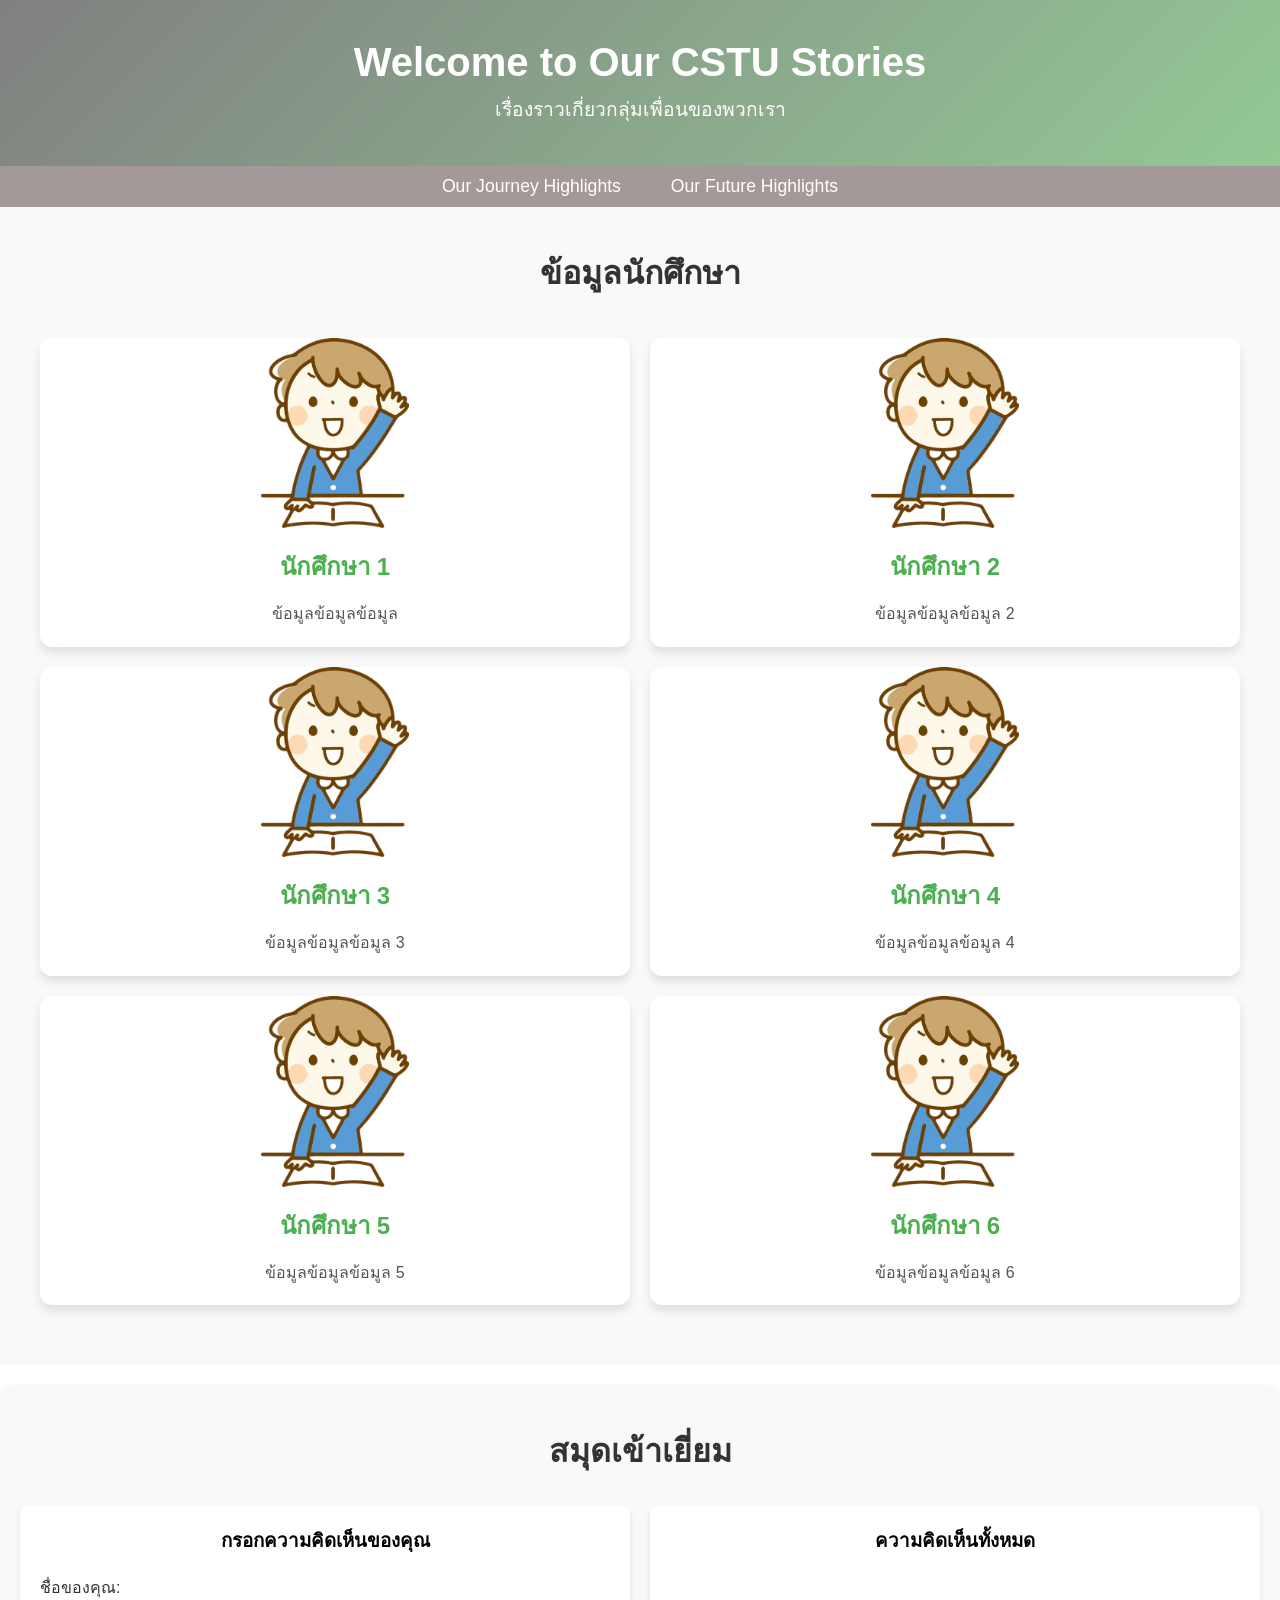
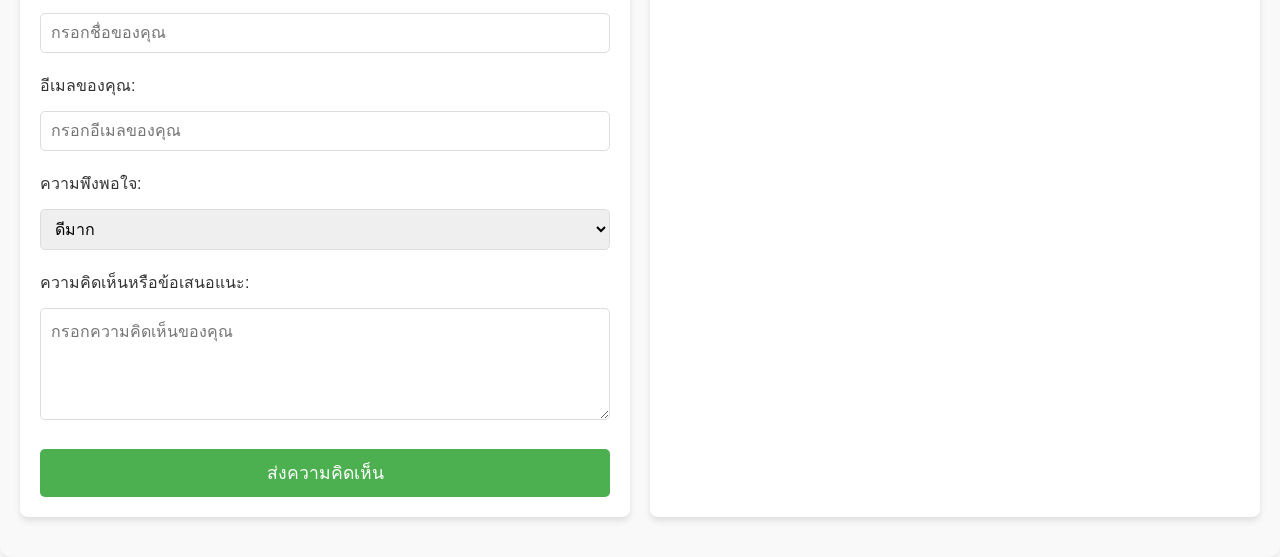
<file: index.html>
<!DOCTYPE html>
<html lang="th">
<head>
    <meta charset="UTF-8">
    <meta name="viewport" content="width=device-width, initial-scale=1.0">
    <title>Our CSTU Stories</title>
    <link rel="stylesheet" href="style.css">
    <script src="script.js" defer></script>
</head>
<body>
    <header>
        <div class="header-content">
            <h1>Welcome to Our CSTU Stories</h1>
            <p>เรื่องราวเกี่ยวกลุ่มเพื่อนของพวกเรา</p>
        </div>
    </header>

    <nav>
        <ul>
            <li><a href="journey.html">Our Journey Highlights</a></li>
            <li><a href="future.html">Our Future Highlights</a></li>
        </ul>
    </nav>

    <section class="students-info">
        <h2>ข้อมูลนักศึกษา</h2>
        <div class="students-container">
            <div class="student-card">
                <img src="pic/std.png" alt="Student 1">
                <h3>นักศึกษา 1</h3>
                <p>ข้อมูลข้อมูลข้อมูล</p>
            </div>
            <div class="student-card">
                <img src="pic/std.png" alt="Student 2">
                <h3>นักศึกษา 2</h3>
                <p>ข้อมูลข้อมูลข้อมูล 2</p>
            </div>
            <div class="student-card">
                <img src="pic/std.png" alt="Student 3">
                <h3>นักศึกษา 3</h3>
                <p>ข้อมูลข้อมูลข้อมูล 3</p>
            </div>
            <div class="student-card">
                <img src="pic/std.png" alt="Student 4">
                <h3>นักศึกษา 4</h3>
                <p>ข้อมูลข้อมูลข้อมูล 4</p>
            </div>
            <div class="student-card">
                <img src="pic/std.png" alt="Student 5">
                <h3>นักศึกษา 5</h3>
                <p>ข้อมูลข้อมูลข้อมูล 5</p>
            </div>
            <div class="student-card">
                <img src="pic/std.png" alt="Student 6">
                <h3>นักศึกษา 6</h3>
                <p>ข้อมูลข้อมูลข้อมูล 6</p>
            </div>
        </div>
    </section>
    <section class="guest-book">
        <h2>สมุดเข้าเยี่ยม</h2>
        <div class="guest-book-container">
            <div class="guest-form">
                <h3>กรอกความคิดเห็นของคุณ</h3>
                <form id="guestForm">
                    <div class="form-group">
                        <label for="name">ชื่อของคุณ:</label>
                        <input type="text" id="name" name="name" placeholder="กรอกชื่อของคุณ" required>
                    </div>
    
                    <div class="form-group">
                        <label for="email">อีเมลของคุณ:</label>
                        <input type="email" id="email" name="email" placeholder="กรอกอีเมลของคุณ" required>
                    </div>
    
                    <div class="form-group">
                        <label for="rating">ความพึงพอใจ:</label>
                        <select id="rating" name="rating">
                            <option value="ดีมาก">ดีมาก</option>
                            <option value="ดี">ดีมาก</option>
                            <option value="พอใช้">ดีมาก</option>
                            <option value="ต้องปรับปรุง">ดีมาก</option>
                        </select>
                    </div>
    
                    <div class="form-group">
                        <label>ความคิดเห็นหรือข้อเสนอแนะ:</label>
                        <textarea id="suggestions" name="suggestions" rows="5" placeholder="กรอกความคิดเห็นของคุณ"></textarea>
                    </div>
    
                    <button type="submit">ส่งความคิดเห็น</button>
                </form>
            </div>
    

            <div class="guest-entries">
                <h3>ความคิดเห็นทั้งหมด</h3>
                <ul id="entriesList"></ul>
            </div>
        </div>
    </section>
    
    </section>
    
    

</body>
</html>
</file>
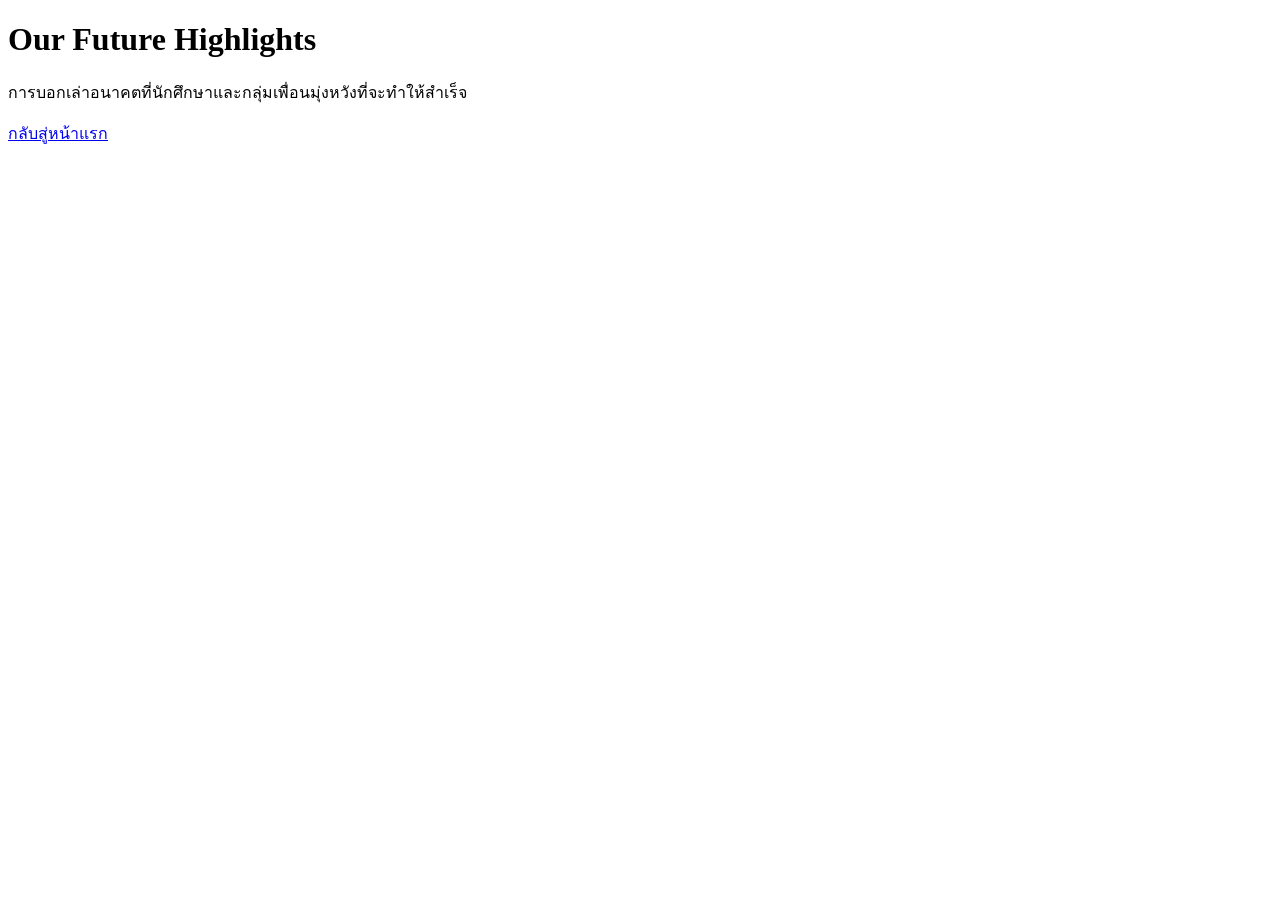
<file: future.html>
<!DOCTYPE html>
<html lang="th">
<head>
    <meta charset="UTF-8">
    <meta name="viewport" content="width=device-width, initial-scale=1.0">
    <title>Our Future Highlights</title>
</head>
<body>
    <header>
        <h1>Our Future Highlights</h1>
    </header>

    <section>
        <p>การบอกเล่าอนาคตที่นักศึกษาและกลุ่มเพื่อนมุ่งหวังที่จะทำให้สำเร็จ</p>
    </section>

    <footer>
        <p><a href="index.html">กลับสู่หน้าแรก</a></p>
    </footer>
</body>
</html>
</file>
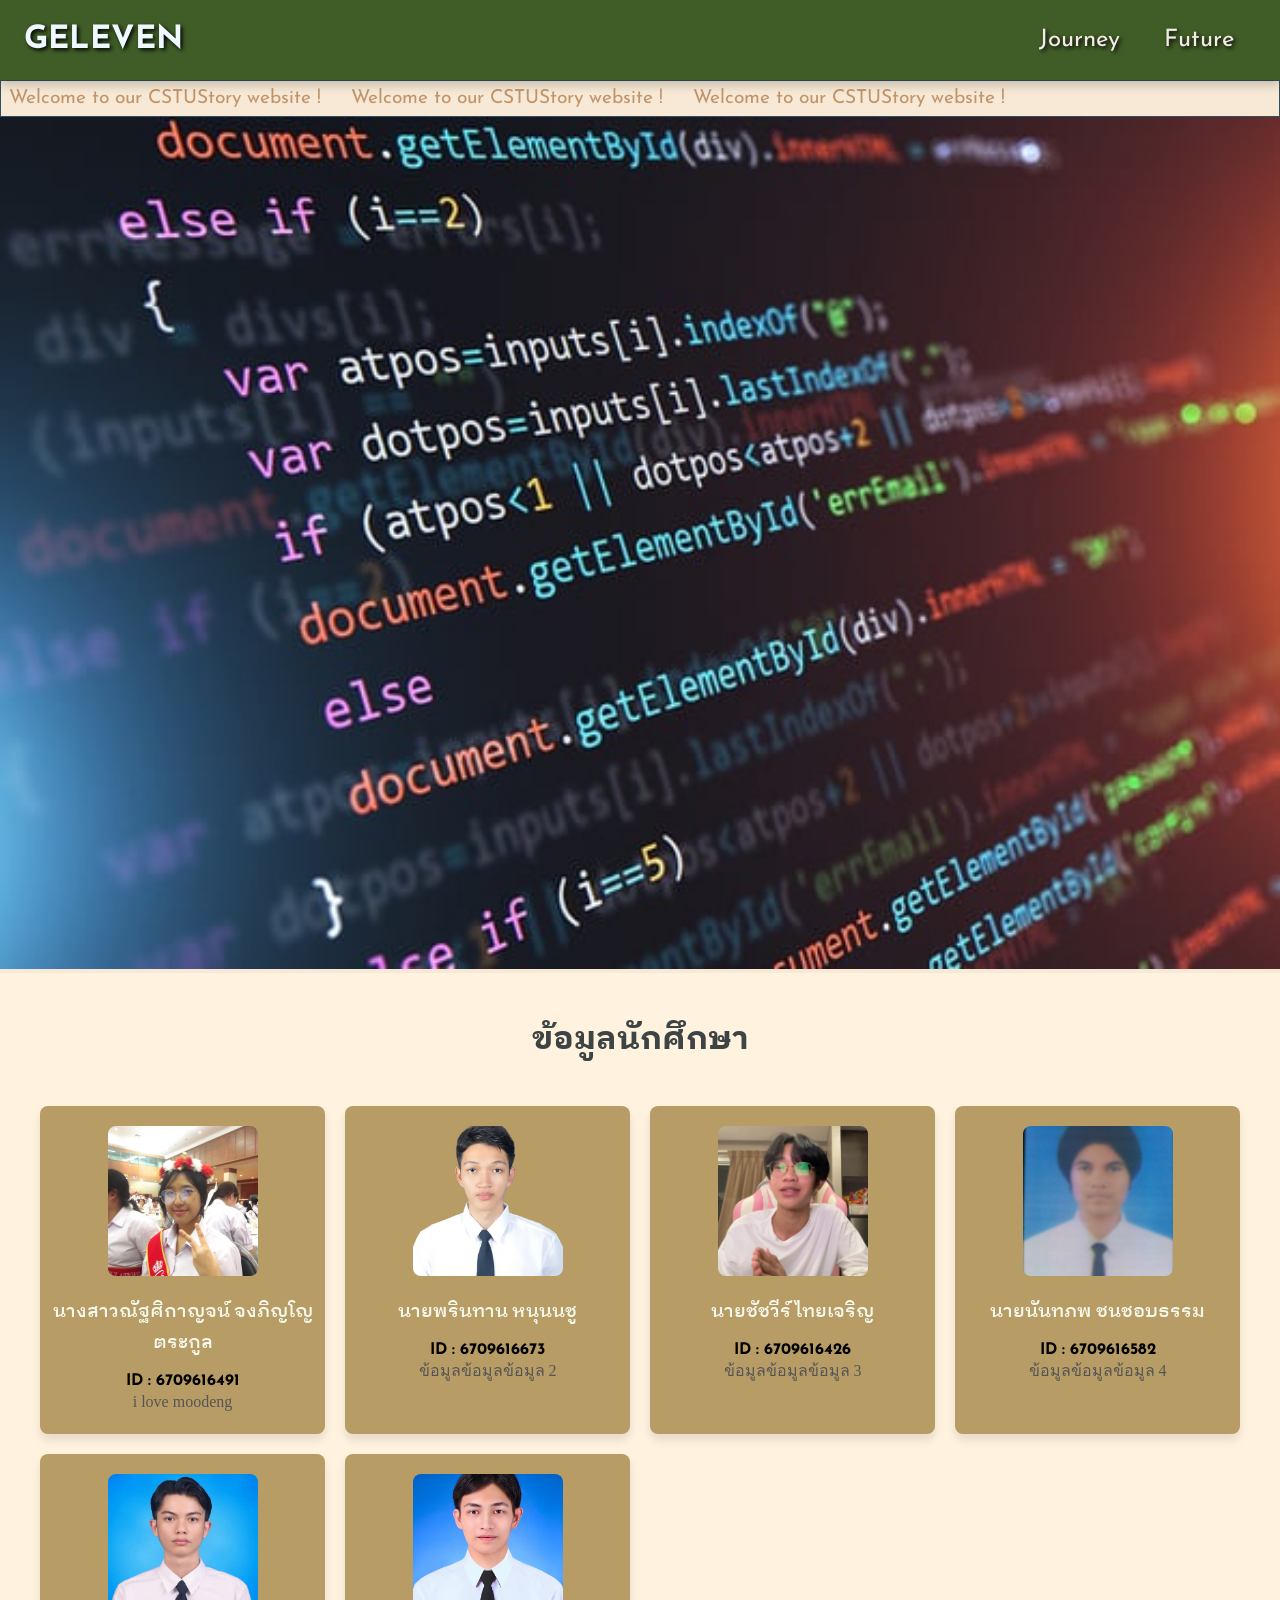
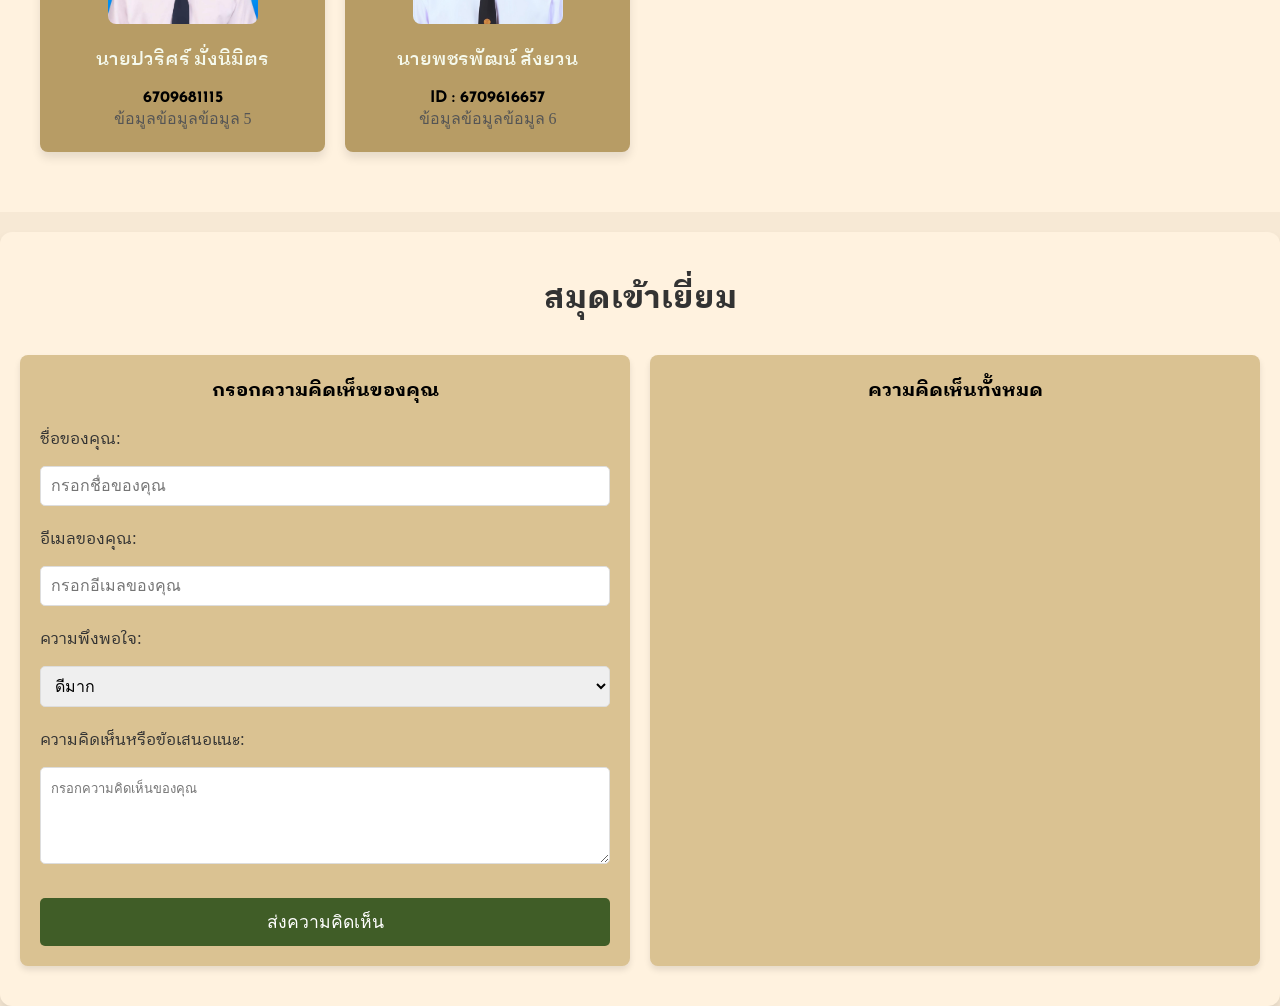
<file: Homepage.html>
<!DOCTYPE html>
<html lang="th">
<head>
    <meta charset="UTF-8">
    <meta name="viewport" content="width=device-width, initial-scale=1.0">
    <title>Our CSTU Stories</title>
    <link rel="stylesheet" href="Homepage.css">

    <link rel="preconnect" href="https://fonts.googleapis.com">
    <link rel="preconnect" href="https://fonts.gstatic.com" crossorigin>
    <link href="https://fonts.googleapis.com/css2?family=Josefin+Sans:ital,wght@0,100..700;1,100..700&family=Luckiest+Guy&family=Mali:ital,wght@0,200;0,300;0,400;0,500;0,600;0,700;1,200;1,300;1,400;1,500;1,600;1,700&family=Monofett&display=swap" rel="stylesheet">
    
    <link rel="preconnect" href="https://fonts.googleapis.com">
    <link rel="preconnect" href="https://fonts.gstatic.com" crossorigin>
    <link href="https://fonts.googleapis.com/css2?family=IBM+Plex+Sans+Thai+Looped:wght@100;200;300;400;500;600;700&family=Josefin+Sans:ital,wght@0,100..700;1,100..700&family=Luckiest+Guy&family=Mali:ital,wght@0,200;0,300;0,400;0,500;0,600;0,700;1,200;1,300;1,400;1,500;1,600;1,700&family=Monofett&family=Noto+Sans+Thai:wght@100..900&family=Sriracha&display=swap" rel="stylesheet">
    <script src="Homepage.js" defer></script>
</head>
<body>
    <!-- <header>
        <div class="header-content">
            <h1>Welcome to Our CSTU Stories</h1>
            <p>เรื่องราวเกี่ยวกลุ่มเพื่อนของพวกเรา</p>
        </div>
    </header> -->

    <!-- Nav Start -->
    <nav>
        <div class="logo">
            <span>GEleven</span>
        </div>
        <div class="menu-toggle" onclick="toggleMenu()">☰</div>
        <ul>
            <li><a href="OurJourney.html">Journey</a></li>
            <li><a href="OurFuture.html">Future</a></li>
        </ul>
    </nav>
    <!-- Nav End -->
    <div class="scroll">
        <div class="loop">
        <p class="text">Welcome to our CSTUStory website !&nbsp;&nbsp;&nbsp;&nbsp;&nbsp;Welcome to our CSTUStory website !&nbsp;&nbsp;&nbsp;&nbsp;&nbsp;Welcome to our CSTUStory website !</p>
        </div>
    </div>
    <div class="homepagepic">
        <img src="resources/hjc.jpg">
    </div>
    <section class="students-info">
        <h2>ข้อมูลนักศึกษา</h2>
        <div class="students-container">
            <div class="student-card">
                <img src="resources/a.jpg" alt="Student 1">
                <h3>นางสาวณัฐศิกาญจน์ จงภิญโญตระกูล</h3>
                <h4>ID : 6709616491</h4>
                <p>i love moodeng</p>
            </div>
            <div class="student-card">
                <img src="resources/b.png" alt="Student 2">
                <h3>นายพรินทาน หนุนนชู</h3>
                <h4>ID : 6709616673</h4>
                <p>ข้อมูลข้อมูลข้อมูล 2</p>
            </div>
            <div class="student-card">
                <img src="resources/c1.jpg" alt="Student 3">
                <h3>นายชัชวีร์ ไทยเจริญ</h3>
                <h4>ID : 6709616426</h4>
                <p>ข้อมูลข้อมูลข้อมูล 3</p>
            </div>
            <div class="student-card">
                <img src="resources/d.jpg" alt="Student 4">
                <h3>นายนันทภพ ชนชอบธรรม</h3>
                <h4>ID : 6709616582</h4>
                <p>ข้อมูลข้อมูลข้อมูล 4</p>
            </div>
            <div class="student-card">
                <img src="resources/f.jpg" alt="Student 5">
                <h3>นายปวริศร์ มั่งนิมิตร</h3>
                <h4>6709681115</h4>
                <p>ข้อมูลข้อมูลข้อมูล 5</p>
            </div>
            <div class="student-card">
                <img src="resources/g.jpg" alt="Student 6">
                <h3>นายพชรพัฒน์ สังยวน</h3>
                <h4>ID : 6709616657</h4>
                <p>ข้อมูลข้อมูลข้อมูล 6</p>
            </div>
        </div>
    </section>
    <section class="guest-book">
        <h2>สมุดเข้าเยี่ยม</h2>
        <div class="guest-book-container">
            <div class="guest-form">
                <h3>กรอกความคิดเห็นของคุณ</h3>
                <form id="guestForm">
                    <div class="form-group">
                        <label for="name">ชื่อของคุณ:</label>
                        <input type="text" id="name" name="name" placeholder="กรอกชื่อของคุณ" required>
                    </div>
    
                    <div class="form-group">
                        <label for="email">อีเมลของคุณ:</label>
                        <input type="email" id="email" name="email" placeholder="กรอกอีเมลของคุณ" required>
                    </div>
    
                    <div class="form-group">
                        <label for="rating">ความพึงพอใจ:</label>
                        <select id="rating" name="rating">
                            <option value="ดีมาก">ดีมาก</option>
                            <option value="ดี">ดี</option>
                            <option value="พอใช้">ปาณกลาง</option>
                            <option value="ต้องปรับปรุง">ปรับปรรุง</option>
                        </select>
                    </div>
                     
                    <div class="form-group">
                        <label>ความคิดเห็นหรือข้อเสนอแนะ:</label>
                        <textarea id="suggestions" name="suggestions" rows="5" placeholder="กรอกความคิดเห็นของคุณ"></textarea>
                    </div>
    
                    <button type="submit">ส่งความคิดเห็น</button>
                </form>
            </div>
    

            <div class="guest-entries">
                <h3>ความคิดเห็นทั้งหมด</h3>
                <ul id="entriesList"></ul>
            </div>
        </div>
    </section>
    
    </section>
    
    

</body>
</html>
</file>
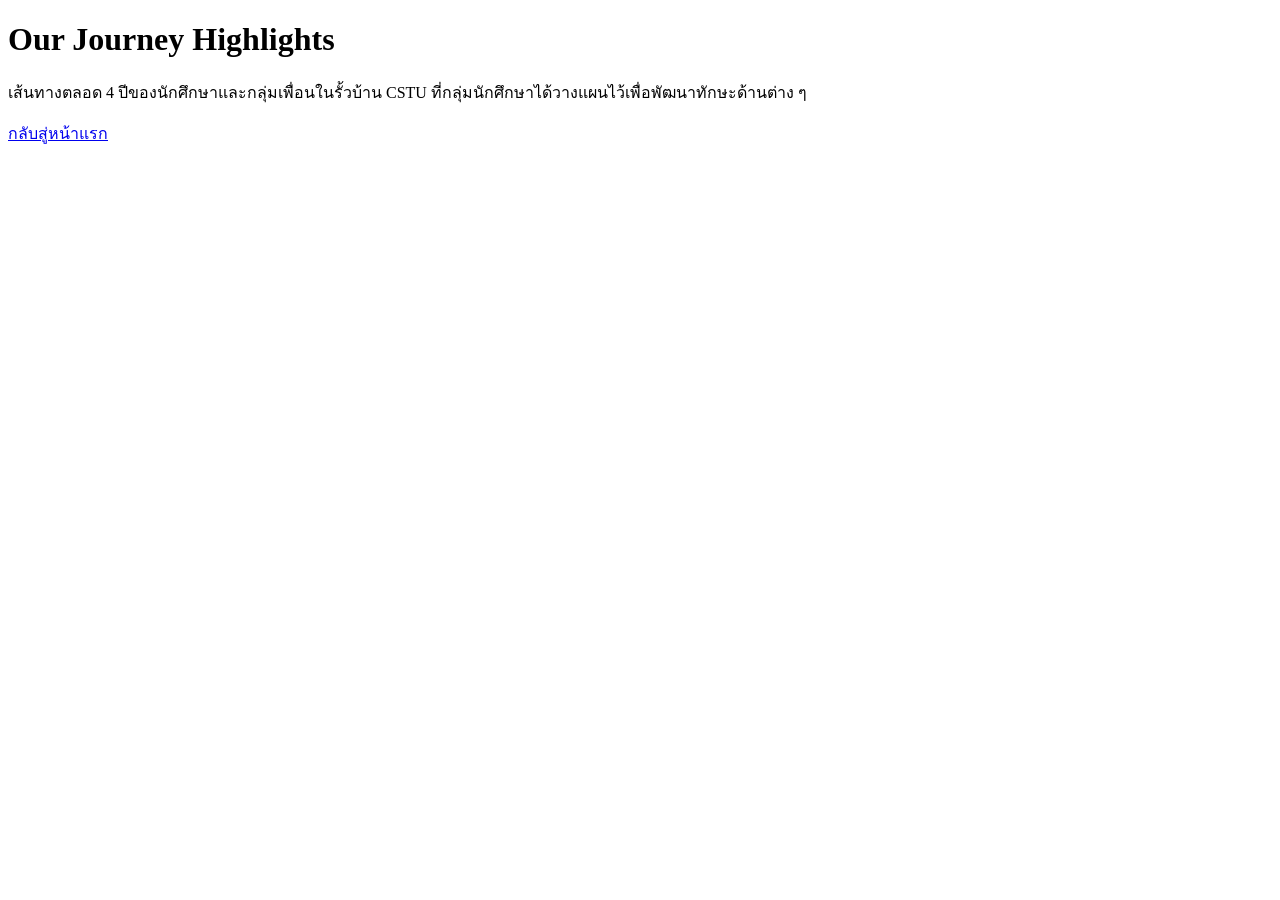
<file: journey.html>
<!DOCTYPE html>
<html lang="th">
<head>
    <meta charset="UTF-8">
    <meta name="viewport" content="width=device-width, initial-scale=1.0">
    <title>Our Journey Highlights</title>
</head>
<body>
    <header>
        <h1>Our Journey Highlights</h1>
    </header>

    <section>
        <p>เส้นทางตลอด 4 ปีของนักศึกษาและกลุ่มเพื่อนในรั้วบ้าน CSTU ที่กลุ่มนักศึกษาได้วางแผนไว้เพื่อพัฒนาทักษะด้านต่าง ๆ</p>
    </section>

    <footer>
        <p><a href="index.html">กลับสู่หน้าแรก</a></p>
    </footer>
</body>
</html>
</file>
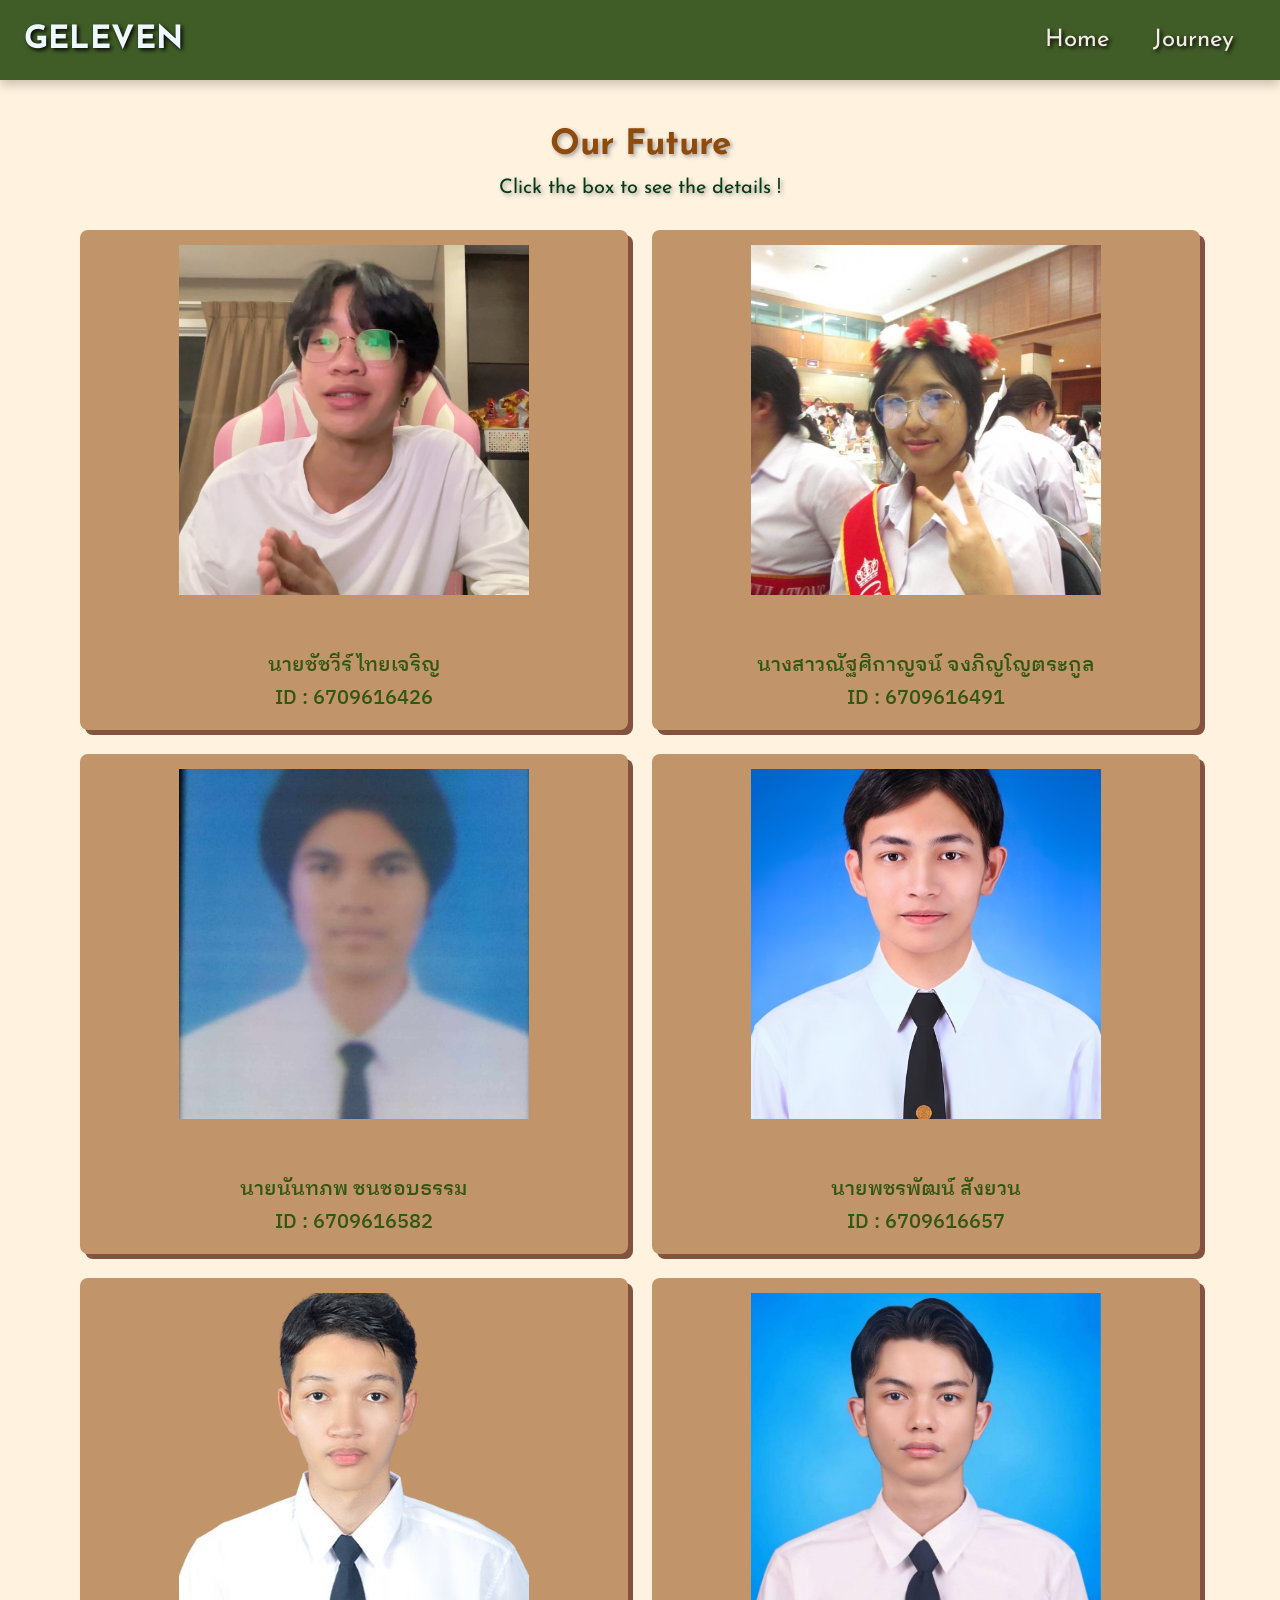
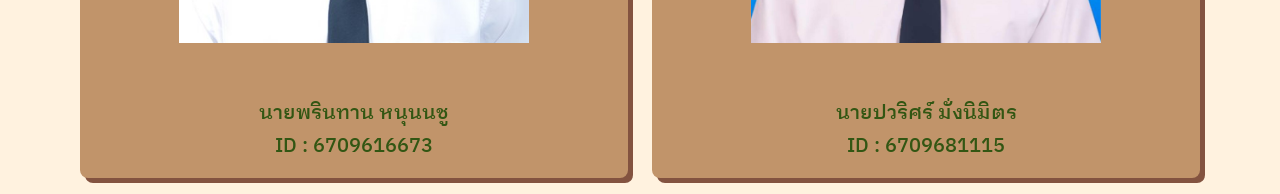
<file: OurFuture.html>
<!DOCTYPE html>
<html lang="en">
<head>
    <meta charset="UTF-8">
    <meta name="viewport" content="width=device-width, initial-scale=1.0">
    <title>Our Future Hilights</title>
    <link rel="stylesheet" href="OurFuture.css">
    <!-- font -->
    <link rel="preconnect" href="https://fonts.googleapis.com">
    <link rel="preconnect" href="https://fonts.gstatic.com" crossorigin>
    <link href="https://fonts.googleapis.com/css2?family=Luckiest+Guy&family=Mali:ital,wght@0,200;0,300;0,400;0,500;0,600;0,700;1,200;1,300;1,400;1,500;1,600;1,700&family=Monofett&display=swap" rel="stylesheet">

    <link rel="preconnect" href="https://fonts.googleapis.com">
    <link rel="preconnect" href="https://fonts.gstatic.com" crossorigin>
    <link href="https://fonts.googleapis.com/css2?family=Josefin+Sans:ital,wght@0,100..700;1,100..700&family=Luckiest+Guy&family=Mali:ital,wght@0,200;0,300;0,400;0,500;0,600;0,700;1,200;1,300;1,400;1,500;1,600;1,700&family=Monofett&display=swap" rel="stylesheet">

    <link rel="preconnect" href="https://fonts.googleapis.com">
    <link rel="preconnect" href="https://fonts.gstatic.com" crossorigin>
    <link href="https://fonts.googleapis.com/css2?family=IBM+Plex+Sans+Thai+Looped:wght@100;200;300;400;500;600;700&family=Josefin+Sans:ital,wght@0,100..700;1,100..700&family=Luckiest+Guy&family=Mali:ital,wght@0,200;0,300;0,400;0,500;0,600;0,700;1,200;1,300;1,400;1,500;1,600;1,700&family=Monofett&family=Noto+Sans+Thai:wght@100..900&family=Sriracha&display=swap" rel="stylesheet">
</head>
<body>
    <!-- Nav -->
    <nav>
        <div class="logo">
            <span>GEleven</span>
        </div>
        <div class="menu-toggle" onclick="toggleMenu()">☰</div>
        <ul>
            <li><a href="Homepage.html">Home</a></li>
            <li><a href="OurJourney.html">Journey</a></li>
        </ul>
    </nav>
    <!-- Header -->
    <header>
        <h1>Our Future</h1>
        <p>Click the box to see the details !</p>
    </header>
    <!-- Info -->
     <section class="container">
        <div class="card" onclick="toggleText(this)">
            <div class="picture">
                <img src="resources/c1.jpg">
            </div>
                <div class="text1">
                    <p>ก่อนอื่นเลยนะครับ ผมยังไม่ค่อยคิดถึงอนาคตมากเท่าไร เพราะมีทัศนคติแบบ"สนุกกับตอนนี้" อยู่ 
                        คืออยากใช้ชีวิตในปัจจุบันให้เต็มที่ที่สุด แล้วก็ผมแค่อยากเลี้ยงแมวเปอร์เซียที่สามารถทำให้ผมรู้สึกดีขึ้นเวลาที่มีวันที่แย่ๆครับTT 
                        ตอนเด็กๆ ผมเคยเห็นภาพแสงออโรร่าผ่านโซเชียลมีเดีย มันสวยมาก ๆ เลยครับ ผมเลยอยากไปที่นั่นสักครั้งในชีวิต 
                        แล้วก็หวังว่าในอนาคตผมจะได้เป็นโปรแกรมเมอร์นะครับ
                    </p>
                </div>
            <div class="name">
                <p>นายชัชวีร์ ไทยเจริญ</p>
                <p>ID : 6709616426 </p>
            </div>
        </div>
        <div class="card" onclick="toggleText(this)">
            <div class="picture">
                <img src="resources/a.jpg">
            </div>
                <div class="text1">
                    <p>ในอนาคตคิดว่าอยากเป็น AI Specialist ค่ะ เพราะว่าช่วงนี้ AI กำลังเป็นที่นิยมและกำลังมาแรงมาก ๆ ค่ะ 
                    สามารถทำงานได้ในหลายอุตสาหกรรมเลย เช่น การเงิน, การแพทย์, การผลิต และเทคโนโลยี 
                    และยังมีโอกาสงานหลากหลายให้เลือกอีกด้วย แถม AI ยังเป็นเทคโนโลยีที่เติบโตเร็วมากและมีความต้องการสูงในตลาดงานตอนนี้ด้วยค่ะ 
                    นอกจากเรื่องงานในอนาคตคิดว่าอยากจะเลี้ยงสัตว์ซักสามตัวค่ะ อาจจะเป็นแมวไม่ก็หมาค่ะ
                    </p>
                </div>
            <div class="name">
                <p>นางสาวณัฐศิกาญจน์ จงภิญโญตระกูล</p>
                <p>ID : 6709616491</p>
            </div>
        </div>
        <div class="card" onclick="toggleText(this)">
            <div class="picture">
                <img src="resources/d.jpg">
            </div>
                <div class="text1">
                    <p>
                        ในอนาคตผมอยากทำงานในสาย Network Security ครับ 
                    เพราะเห็นว่าความปลอดภัยเครือข่ายมันสำคัญมากขึ้นเรื่อยๆ ครับ งานนี้มันต้องปรับตัวให้ทันกับสถานการณ์ที่เปลี่ยนแปลงตลอดเวลา 
                    และต้องรู้เรื่องการรักษาความปลอดภัยทั้งในระบบเครือข่ายและคลาวด์ รวมถึงการบริหารความเสี่ยงต่างๆ ที่จะเกิดขึ้นด้วยครับแต่นอกจากการทำงานแล้ว 
                    ผมก็อยากหาเวลาทำงานอดิเรกบ้างเหมือนกัน เพื่อให้ชีวิตมีความหลากหลายและไม่เบื่อหน่ายน่ะครับ
                    </p>
                </div>
            <div class="name">
                <p>นายนันทภพ ชนชอบธรรม</p>
                <p>ID : 6709616582</p>
            </div>
        </div>
        <div class="card" onclick="toggleText(this)">
            <div class="picture">
                <img src="resources/g.jpg">
            </div>
                <div class="text1">
                <p>ผมอยากทำสายงานคอมพิวเตอร์ แต่ยังไม่แน่ใจว่าจะไปด้านไหน ขอเรียนไปเรื่อยๆเพื่อค้นหาความชอบในตัวเองครับ
                    </p>
                </div>
            <div class="name">
                <p>นายพชรพัฒน์ สังยวน</p>
                <p>ID : 6709616657</p>
            </div>
        </div>
        <div class="card" onclick="toggleText(this)">
            <div class="picture">
                <img src="resources/b.png">
            </div>
                <div class="text1">
                    <p>ผมอยากพัฒนาตนเองในหลายๆด้านเพื่ออาชีพในอนาคต อยากจัดสรรการแบ่งเวลาให้ดีกว่านี้ 
                และหาประสบการณ์ใหม่ ๆ ในอนาคตครับ หลังจากเรียนจบตั้งใจว่าอยากจะหางานทำที่ตรงกับสาขาที่เรียน 
                ที่อยากหางานทำเพราะอยากได้ประสบการณ์การทำงานและอยากได้เงินเดือนเพื่อที่จะใช้จ่ายในชีวิตประจำวันด้วยตัวเอง 
                และจะได้มีเงินเก็บไปเที่ยวที่ต่างประเทศ
                    </p>
                </div>
            <div class="name">
                <p>นายพรินทาน หนุนนชู</p>
                <p>ID : 6709616673</p>
            </div>
        </div>
        <div class="card" onclick="toggleText(this)">
            <div class="picture">
                <img src="resources/f.jpg">
            </div>
                <div class="text1">
                    <p>ตามตรงคือตอนนี้ยังมองไม่เห็นว่าตัวเองเป็นอะไรได้เลยครับ ยังไม่คิดว่ามีอะไรที่ตัวเองทำได้ดีแล้วมุ่งเน้นไปทางนั้นเป็นพิเศษครับ
                    </p>
                </div>
            <div class="name">
                <p>นายปวริศร์ มั่งนิมิตร</p>
                <p>ID : 6709681115</p>
            </div>
        </div>
     </section>
     <script src="OurFuture.js"></script>
</body>
</html>
</file>
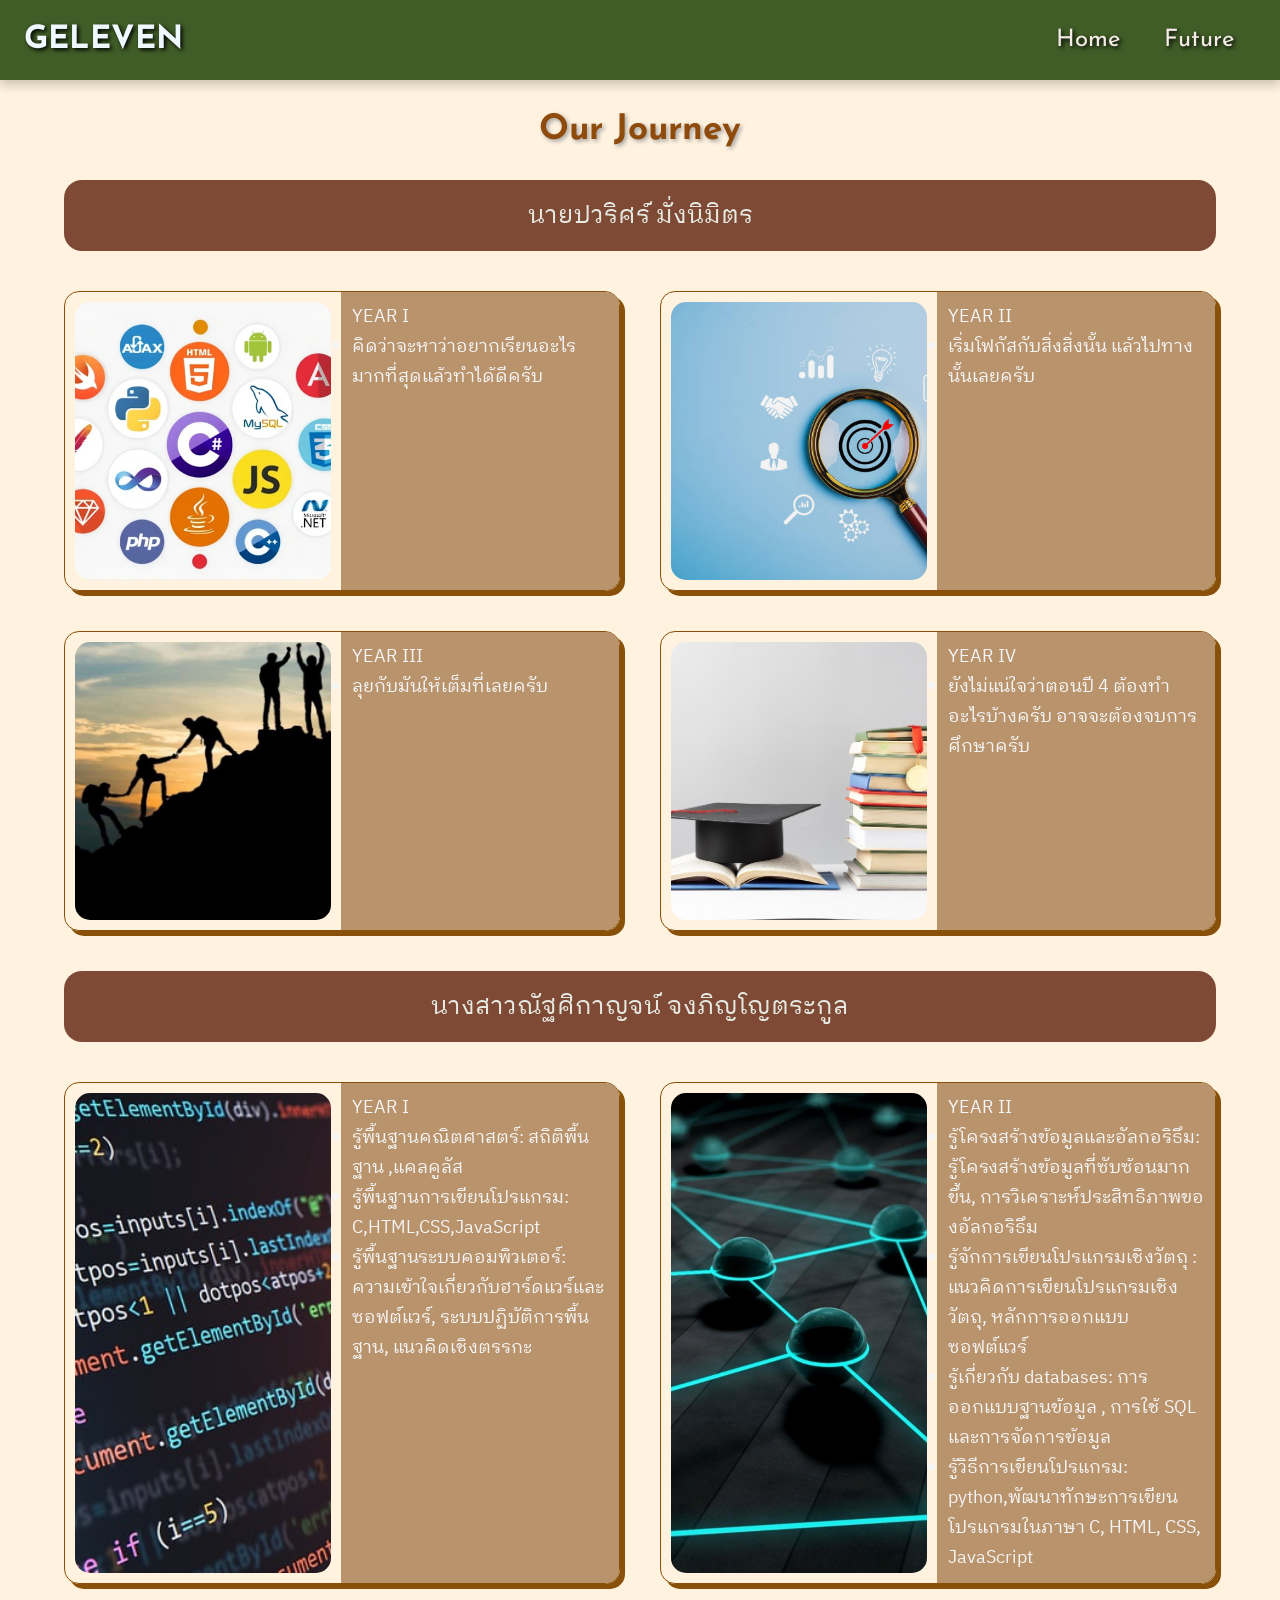
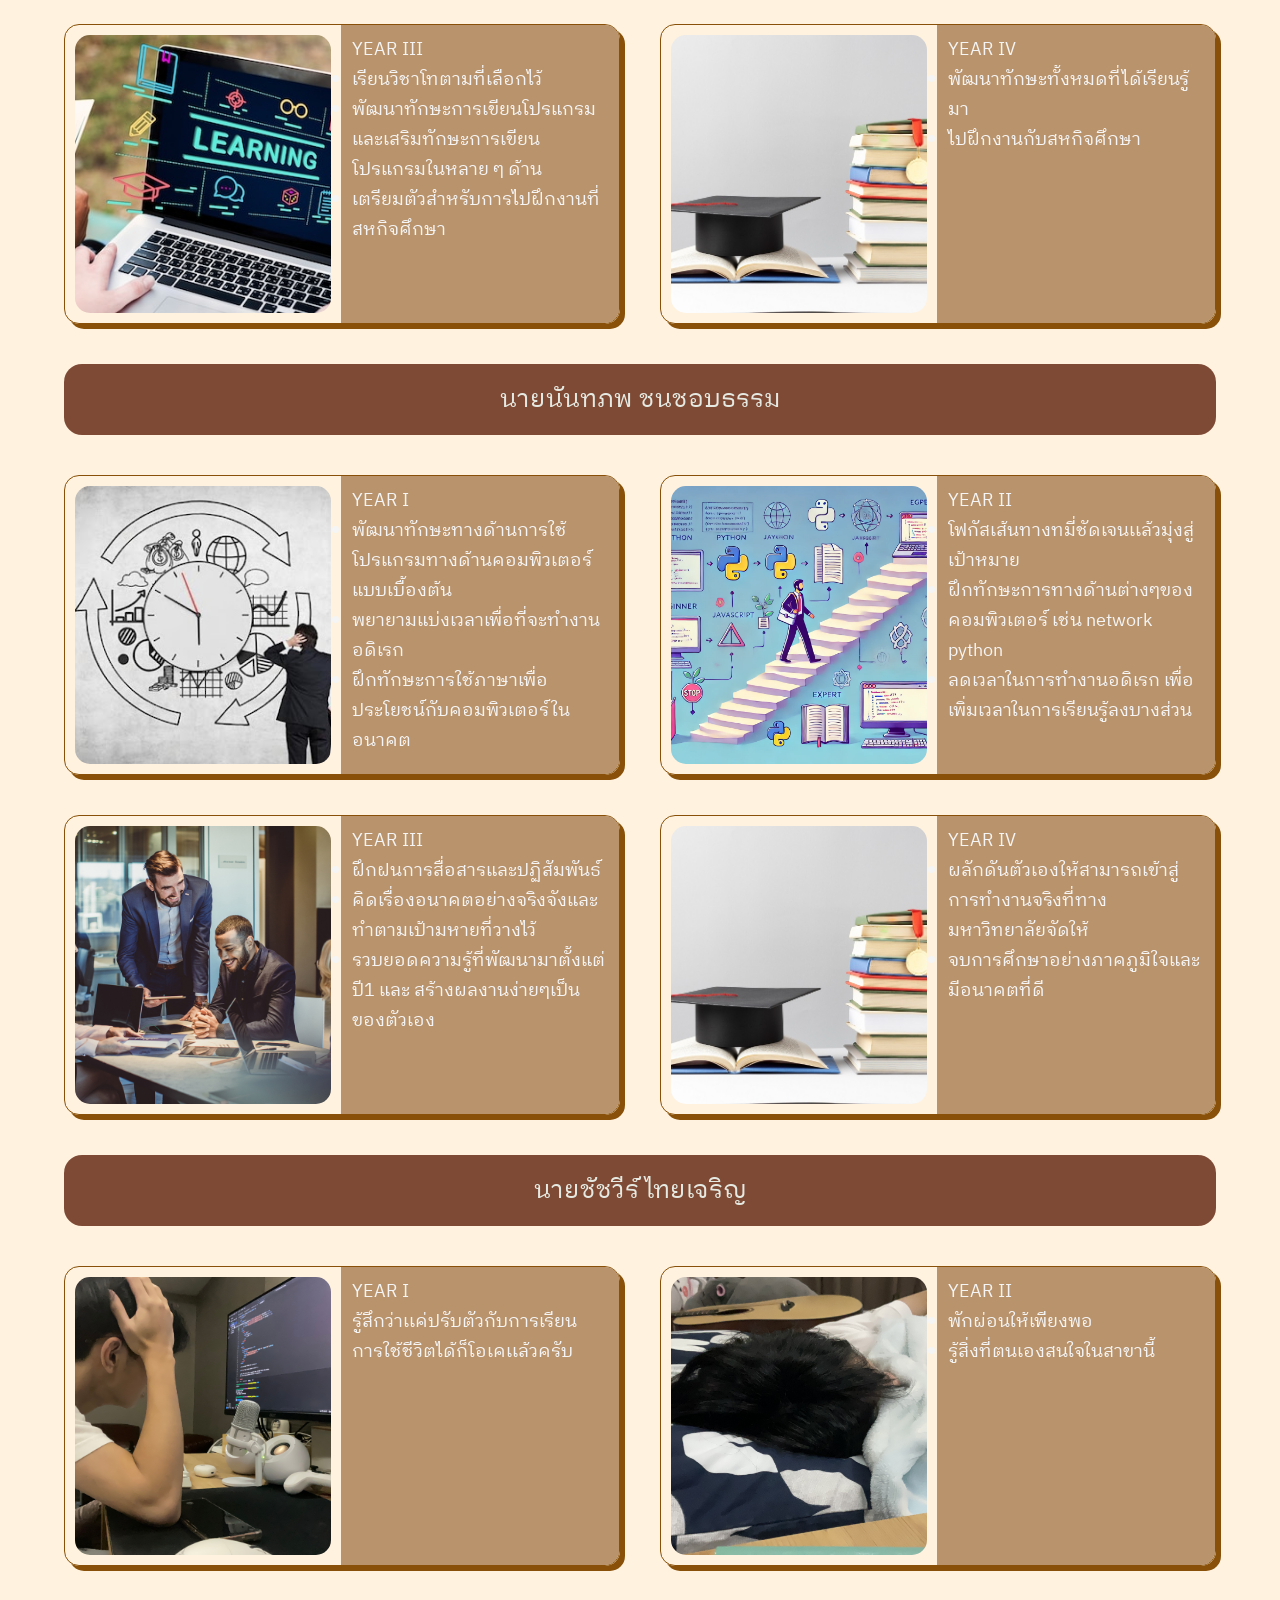
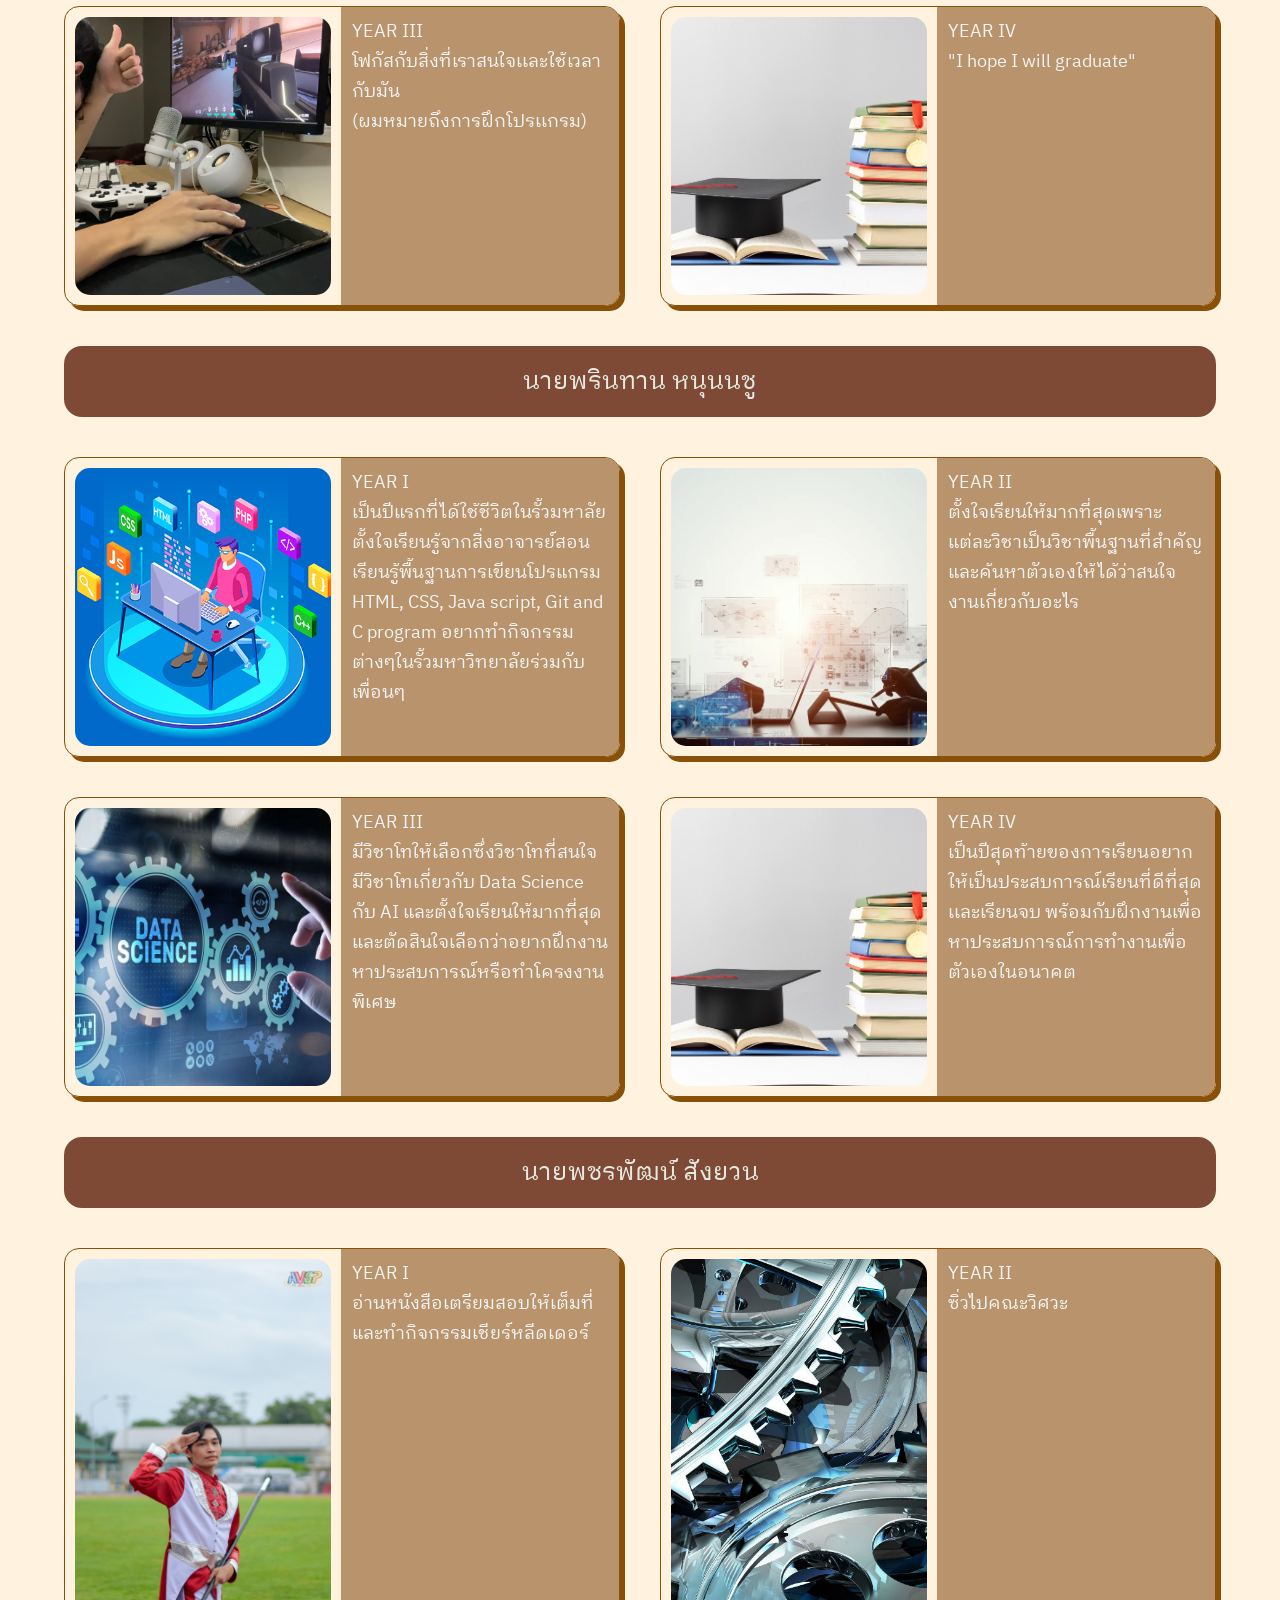
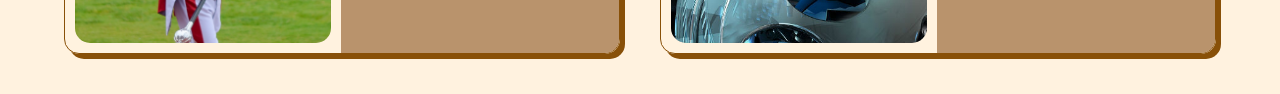
<file: OurJourney.html>
<!DOCTYPE html>
<html lang="en">
<head>
    <meta charset="UTF-8">
    <meta name="viewport" content="width=device-width, initial-scale=1.0">
    <title>University Journey</title>
    <link rel="stylesheet" href="OurJourney.css">

    <link rel="preconnect" href="https://fonts.googleapis.com">
    <link rel="preconnect" href="https://fonts.gstatic.com" crossorigin>
    <link href="https://fonts.googleapis.com/css2?family=Josefin+Sans:ital,wght@0,100..700;1,100..700&family=Luckiest+Guy&family=Mali:ital,wght@0,200;0,300;0,400;0,500;0,600;0,700;1,200;1,300;1,400;1,500;1,600;1,700&family=Monofett&display=swap" rel="stylesheet">
    
    <link rel="preconnect" href="https://fonts.googleapis.com">
    <link rel="preconnect" href="https://fonts.gstatic.com" crossorigin>
    <link href="https://fonts.googleapis.com/css2?family=IBM+Plex+Sans+Thai+Looped:wght@100;200;300;400;500;600;700&family=Josefin+Sans:ital,wght@0,100..700;1,100..700&family=Luckiest+Guy&family=Mali:ital,wght@0,200;0,300;0,400;0,500;0,600;0,700;1,200;1,300;1,400;1,500;1,600;1,700&family=Monofett&family=Noto+Sans+Thai:wght@100..900&family=Sriracha&display=swap" rel="stylesheet">
</head>
<body> 
    <nav>
        <div class="logo">
            <span>GEleven</span>
        </div>
        <div class="menu-toggle" onclick="toggleMenu()">☰</div>
        <ul>
            <li><a href="Homepage.html">Home</a></li>
            <li><a href="OurFuture.html">Future</a></li>
        </ul>
    </nav>

    <div class="head">
        <h><b>Our Journey</b></h>
    </div>

<!--std 1--> 
    <div class="namecontain">
        <div class="name">นายปวริศร์ มั่งนิมิตร</div>
    </div>
    <div class="box">
        <div class="box1">
            <div class="box11">
                <img src="resources/list.png">
            </div>
            <div class="box12">
                <ul>
                    <p>YEAR I</p>
                    <li>คิดว่าจะหาว่าอยากเรียนอะไรมากที่สุดแล้วทำได้ดีครับ</li>
                </ul>
            </div>
        </div>
        
        
        <div class="box2">
            <div class="box21">
                <img src="resources/focus.jpg">
            </div>
            <div class="box22">
                <ul>
                    <p>YEAR II</p>
                    <li>เริ่มโฟกัสกับสิ่งสิ่งนั้น แล้วไปทางนั้นเลยครับ</li>
                </ul>
            </div>
        </div>

        
        <div class="box3">
            <div class="box31">
                <img src="resources/intend.jpg">
            </div>
            <div class="box32">
                <ul>
                    <p>YEAR III</p>
                    <li>ลุยกับมันให้เต็มที่เลยครับ</li>
                </ul>
            </div>
        </div>


        <div class="box4">
            <div class="box41">
                <img src="resources/enducation.jpg">
            </div>
            <div class="box42">
                <ul>
                    <p>YEAR IV</p>
                    <li>ยังไม่แน่ใจว่าตอนปี 4 ต้องทำอะไรบ้างครับ อาจจะต้องจบการศึกษาครับ</li>
                </ul>
            </div>
        </div>
    </div>

<!--std 2--> 
    <div class="namecontain">
        <div class="name">นางสาวณัฐศิกาญจน์ จงภิญโญตระกูล</div>
    </div>
    <div class="box">
        <div class="box1">
            <div class="box11">
                <img src="resources/hjc.jpg">
            </div>
            <div class="box12">
                
                <ul>
                    <p>YEAR I</p>
                    <li>รู้พื้นฐานคณิตศาสตร์: สถิติพื้นฐาน ,แคลคูลัส</li>
                    <li>รู้พื้นฐานการเขียนโปรแกรม: C,HTML,CSS,JavaScript</li>
                    <li>รู้พื้นฐานระบบคอมพิวเตอร์: ความเข้าใจเกี่ยวกับฮาร์ดแวร์และซอฟต์แวร์, ระบบปฏิบัติการพื้นฐาน, แนวคิดเชิงตรรกะ</li>
                </ul>
            </div>
        </div>
        
        
        <div class="box2">
            <div class="box21">
                <img src="resources/data.jpg">
            </div>
            
            <div class="box22">
                <ul>
                    <p>YEAR II</p>
                    <li>รู้โครงสร้างข้อมูลและอัลกอริธึม: รู้โครงสร้างข้อมูลที่ซับซ้อนมากขึ้น, การวิเคราะห์ประสิทธิภาพของอัลกอริธึม</li>
                    <li>รู้จักการเขียนโปรแกรมเชิงวัตถุ : แนวคิดการเขียนโปรแกรมเชิงวัตถุ, หลักการออกแบบซอฟต์แวร์</li>
                    <li>รู้เกี่ยวกับ databases: การออกแบบฐานข้อมูล , การใช้ SQL และการจัดการข้อมูล</li>
                    <li>รู้วิธีการเขียนโปรแกรม: python,พัฒนาทักษะการเขียนโปรแกรมในภาษา C, HTML, CSS, JavaScript</li>
                </ul>
            </div>
        </div>

        
        <div class="box3">
            <div class="box31">
                <img src="resources/learn.jpg">
            </div>
            <div class="box32">
                <ul>
                    <p>YEAR III</p>
                    <li>เรียนวิชาโทตามที่เลือกไว้</li>
                    <li>พัฒนาทักษะการเขียนโปรแกรมและเสริมทักษะการเขียนโปรแกรมในหลาย ๆ ด้าน</li>
                    <li>เตรียมตัวสำหรับการไปฝึกงานที่สหกิจศึกษา</li>
                </ul>
            </div>
        </div>


        <div class="box4">
            <div class="box41">
                <img src="resources/enducation.jpg">
            </div>
            <div class="box42">
                <ul>
                    <p>YEAR IV</p>
                    <li>พัฒนาทักษะทั้งหมดที่ได้เรียนรู้มา</li>
                    <li>ไปฝึกงานกับสหกิจศึกษา</li>
                </ul>
            </div>
        </div>
    </div>

    <!--std 3--> 
    <div class="namecontain">
        <div class="name">นายนันทภพ ชนชอบธรรม</div>
    </div>
    <div class="box">
        <div class="box1">
            <div class="box11">
                <img src="resources/spilttime.jpg">
            </div>
            <div class="box12">
                <ul>
                    <p>YEAR I</p>
                    <li>พัฒนาทักษะทางด้านการใช้โปรแกรมทางด้านคอมพิวเตอร์แบบเบื้องต้น</li>
                    <li>พยายามแบ่งเวลาเพื่อที่จะทำงานอดิเรก</li>
                    <li>ฝึกทักษะการใช้ภาษาเพื่อประโยชน์กับคอมพิวเตอร์ในอนาคต</li>
                </ul>
            </div>
        </div>
        
        
        <div class="box2">
            <div class="box21">
                <img src="resources/train.jpg">
            </div>
            <div class="box22">
                <ul>
                    <p>YEAR II</p>
                    <li>โฟกัสเส้นทางทมี่ชัดเจนเเล้วมุ่งสู่เป้าหมาย</li>
                    <li>ฝึกทักษะการทางด้านต่างๆของคอมพิวเตอร์ เช่น network python</li>
                    <li>ลดเวลาในการทำงานอดิเรก เพื่อเพิ่มเวลาในการเรียนรู้ลงบางส่วน</li>
                </ul>
            </div>
        </div>

        
        <div class="box3">
            <div class="box31">
                <img src="resources/commu.jpg">
            </div>
            <div class="box32">
                <ul>
                    <p>YEAR III</p>
                    <li>ฝึกฝนการสื่อสารและปฏิสัมพันธ์</li>
                    <li>คิดเรื่องอนาคตอย่างจริงจังและทำตามเป้ามหายที่วางไว้</li>
                    <li>รวบยอดความรู้ที่พัฒนามาตั้งแต่ปี1 และ สร้างผลงานง่ายๆเป็นของตัวเอง</li>
                </ul>
            </div>
        </div>


        <div class="box4">
            <div class="box41">
                <img src="resources/enducation.jpg">
            </div>
            <div class="box42">
                <ul>
                    <p>YEAR IV</p>
                    <li>ผลักดันตัวเองให้สามารถเข้าสู่การทำงานจริงที่ทางมหาวิทยาลัยจัดให้</li>
                    <li>จบการศึกษาอย่างภาคภูมิใจและมีอนาคตที่ดี</li>
                    
            </div>
        </div>
    </div>

    <!--std 4--> 
    <div class="namecontain">
        <div class="name">นายชัชวีร์ ไทยเจริญ</div>
    </div>
    <div class="box">
        <div class="box1">
            <div class="box11">
                <img src="resources/IMG_1630.JPG">
            </div>
            <div class="box12">
                <ul>
                    <p>YEAR I</p>
                    รู้สึกว่าเเค่ปรับตัวกับการเรียน การใช้ชีวิตได้ก็โอเคเเล้วครับ
                </ul>
            </div>
        </div>
        
        
        <div class="box2">
            <div class="box21">
                <img src="resources/IMG_1524.JPG">
            </div>
            <div class="box22">
                <ul>
                    <p>YEAR II</p>
                    <li>พักผ่อนให้เพียงพอ</li>
                    <li>รู้สิ่งที่ตนเองสนใจในสาขานี้</li>
                </ul>
            </div>
        </div>

        
        <div class="box3">
            <div class="box31">
                <img src="resources/IMG_1722.JPG">
            </div>
            <div class="box32">
                <ul>
                    <p>YEAR III</p>
                    โฟกัสกับสิ่งที่เราสนใจเเละใช้เวลากับมัน<br>(ผมหมายถึงการฝึกโปรเเกรม)
                </ul>
            </div>
        </div>


        <div class="box4">
            <div class="box41">
                <img src="resources/enducation.jpg">
            </div>
            <div class="box42">
                <ul>
                    <p>YEAR IV</p>
                    "I hope I will graduate"
                </ul>
            </div>
        </div>
    </div>

    <!--std 5--> 
    <div class="namecontain">
        <div class="name">นายพรินทาน หนุนนชู</div>
    </div>
    <div class="box">
        <div class="box1">
            <div class="box11">
                <img src="resources/1_0WDqECSWiU6N41iBQc3KPQ.png">
            </div>
            <div class="box12">
                <ul>
                    <p>YEAR I</p>
                    เป็นปีแรกที่ได้ใช้ชีวิตในรั้วมหาลัย ตั้งใจเรียนรู้จากสิ่งอาจารย์สอน เรียนรู้พื้นฐานการเขียนโปรแกรม
                     HTML, CSS, Java script, Git and C program อยากทำกิจกรรมต่างๆในรั้วมหาวิทยาลัยร่วมกับเพื่อนๆ
                </ul>
            </div>
        </div>
        
        
        <div class="box2">
            <div class="box21">
                <img src="resources/learn_computer_science.webp">
            </div>
            <div class="box22">
                <ul>
                    <p>YEAR II</p>
                    ตั้งใจเรียนให้มากที่สุดเพราะแต่ละวิชาเป็นวิชาพื้นฐานที่สำคัญและค้นหาตัวเองให้ได้ว่าสนใจงานเกี่ยวกับอะไร
                </ul>
            </div>
        </div>

        
        <div class="box3">
            <div class="box31">
                <img src="resources/what-is-data-science-1024x640.jpg">
            </div>
            <div class="box32">
                <ul>
                    <p>YEAR III</p>
                    มีวิชาโทให้เลือกซึ่งวิชาโทที่สนใจมีวิชาโทเกี่ยวกับ
                     Data Science กับ AI และตั้งใจเรียนให้มากที่สุดและตัดสินใจเลือกว่าอยากฝึกงานหาประสบการณ์หรือทำโครงงานพิเศษ
                </ul>
            </div>
        </div>


        <div class="box4">
            <div class="box41">
                <img src="resources/enducation.jpg">
            </div>
            <div class="box42">
                <ul>
                    <p>YEAR IV</p>
                    เป็นปีสุดท้ายของการเรียนอยากให้เป็นประสบการณ์เรียนที่ดีที่สุดเเละเรียนจบ
                    พร้อมกับฝึกงานเพื่อหาประสบการณ์การทำงานเพื่อตัวเองในอนาคต
                </ul>
            </div>
        </div>
    </div>

    <!--std 6--> 
    <div class="namecontain">
        <div class="name">นายพชรพัฒน์ สังยวน</div>
    </div>
    <div class="box">
        <div class="box1">
            <div class="box11">
                <img src="resources/356084897_657764616395180_3177758967488037144_n.jpg">
            </div>
            <div class="box12">
                <ul>
                    <p>YEAR I</p>
                    อ่านหนังสือเตรียมสอบให้เต็มที่ และทำกิจกรรมเชียร์หลีดเดอร์
                </ul>
            </div>
        </div>
        
        
        <div class="box2">
            <div class="box21">
                <img src="resources/121212173.jpg">
            </div>
            <div class="box22">
                <ul>
                    <p>YEAR II</p>
                    ซิ่วไปคณะวิศวะ
                </ul>
            </div>
        </div>
    </div>
    <script src="OurJourney.js"></script>
</body>
</html>
</file>
<file: style.css>
* {
    margin: 0;
    padding: 0;
    box-sizing: border-box;
    font-family: 'Roboto', sans-serif;
}


header {
    background: linear-gradient(135deg, gray, #93c995);
    color: white;
    padding: 40px 20px;
    text-align: center;
    box-shadow: 0 4px 6px rgba(0, 0, 0, 0.1);
}

header .header-content {
    max-width: 800px;
    margin: 0 auto;
}

header h1 {
    font-size: 2.5em;
    margin-bottom: 10px;
}

header p {
    font-size: 1.2em;
    line-height: 1.6;
}


nav {
    background-color: #a49999;
    padding: 10px 20px;
}

nav ul {
    list-style: none;
    display: flex;
    justify-content: center;
    gap: 20px;
}

nav ul li {
    margin: 0;
}

nav ul li a {
    color: white;
    text-decoration: none;
    font-size: 1.1em;
    padding: 10px 15px;
    transition: background-color 0.3s, color 0.3s;
}

nav ul li a:hover {
    background-color: #692c2c;
    color: white;
    border-radius: 5px;
}


.students-info {
    padding: 40px 20px;
    background-color: #f9f9f9;
    text-align: center;
}

.students-info h2 {
    font-size: 2em;
    margin-bottom: 20px;
    color: #333;
}

.students-container {
    display: grid;
    grid-template-columns: repeat(2, 1fr);
    gap: 20px;
    padding: 20px;
}

.student-card img {
    width: 25%;
    height: auto;
    border-radius: 8px;
}


.student-card {
    background-color: white;
    border-radius: 12px;
    box-shadow: 0 6px 10px rgba(0, 0, 0, 0.1);
    overflow: hidden;
    transition: transform 0.3s, box-shadow 0.3s;
}

.student-card:hover {
    transform: translateY(-10px);
    box-shadow: 0 8px 20px rgba(0, 0, 0, 0.2);
}



.student-card h3 {
    font-size: 1.5em;
    color: #4CAF50;
    margin: 15px 0;
}

.student-card p {
    padding: 0 20px 20px;
    font-size: 1em;
    color: #555;
    line-height: 1.6;
}


footer {
    background-color: #333;
    color: white;
    text-align: center;
    padding: 20px;
    font-size: 0.9em;
    position: relative;
}
.guest-book {
    background-color: #f9f9f9;
    padding: 40px 20px;
    border-radius: 12px;
    box-shadow: 0 6px 10px rgba(0, 0, 0, 0.1);
    margin-top: 20px;
}

.guest-book h2 {
    text-align: center;
    margin-bottom: 30px;
    font-size: 2em;
    color: #333;
}


.guest-book-container {
    display: flex;
    justify-content: space-between;
    gap: 20px;
}

.guest-form,
.guest-entries {
    flex: 1;
    background-color: white;
    padding: 20px;
    border-radius: 8px;
    box-shadow: 0 4px 6px rgba(0, 0, 0, 0.1);
}

.guest-form h3,
.guest-entries h3 {
    text-align: center;
    margin-bottom: 20px;
}

.form-group {
    margin-bottom: 20px;
}

label {
    display: block;
    font-size: 1em;
    margin-bottom: 8px;
    color: #333;
}

input,
select,
textarea,
button {
    width: 100%;
    padding: 10px;
    margin-top: 5px;
    border: 1px solid #ddd;
    border-radius: 5px;
    font-size: 1em;
}

button {
    background-color: #4CAF50;
    color: white;
    border: none;
    cursor: pointer;
    font-size: 1.1em;
    transition: background-color 0.3s ease;
}

button:hover {
    background-color: #45A049;
}


#entriesList {
    list-style-type: none;
    padding: 0;
    margin-top: 10px;
}

#entriesList li {
    background-color: #f4f4f4;
    padding: 15px;
    margin-bottom: 10px;
    border-radius: 8px;
    box-shadow: 0 2px 4px rgba(0, 0, 0, 0.1);
}
</file>
<file: Homepage.css>
* {
    margin: 0;
    padding: 0;
    box-sizing: border-box;
}
body {
    background-color: #f7e9d5;
}
.homepagepic img{
    width: 100%;
    height: auto;
}

header {
    background: linear-gradient(135deg, gray, #93c995);
    color: white;
    padding: 40px 20px;
    text-align: center;
    box-shadow: 0 4px 6px rgba(0, 0, 0, 0.1);
}

header .header-content {
    max-width: 800px;
    margin: 0 auto;
}

header h1 {
    font-size: 2.5em;
    margin-bottom: 10px;
    font-family: "Josefin Sans", sans-serif;
}

header p {
    font-size: 1.2em;
    line-height: 1.6;
}


/* Nav bar */
nav {
    font-family: "Josefin Sans", sans-serif;
    background-color: #405d27;
    display: flex;
    justify-content: space-between;
    align-items: center;
    padding: 1.5rem;
    text-align: center;
    transition: all 1s ease;
    box-shadow: 0 5px 10px rgb(0, 0, 0,0.2);
    text-shadow: 2px 2px 4px #000000;
    z-index: 100;
    position: sticky;
    top: 0;
    width: 100%;
}

.logo {
    color: #f0f8ff;
    font-size: 2rem;
    text-transform: uppercase;
    font-weight: bold;
    cursor: default;
}

.menu-toggle {
    display: none;
    cursor: pointer;
    font-size: 2rem;
    color: #f4eae6;
}

nav ul {
    display: flex;
    justify-content: center;
    align-items: center;
}

nav ul li {
    list-style: none;
    position: relative;
    margin: 0 20px;
    padding: 0 2px;
}


nav ul li a {
    text-decoration: none;
    font-size: 1.5rem;
    color: #f4eae6;
    padding: 0;
}

nav ul li a:hover{
    color: #c1946a;/* รอเปลี่ยนสี */
    transition: all 0.5s ease-in-out;
}

.students-info {
    padding: 40px 20px;
    background-color: #fff2df;
    text-align: center;
    
}

.students-info h2 {
    font-size: 2em;
    margin-bottom: 20px;
    color: #3e4444;
    font-family: "IBM Plex Sans Thai Looped", sans-serif;
}
.students-info h4 {
    font-family: "Josefin Sans", sans-serif;
}

.students-container {
    display: grid;
    grid-template-columns: repeat(auto-fit, minmax(250px, 1fr));
    gap: 20px;
    padding: 20px;
}


.student-card img {
    width: 150px;
    height: 150px; 
    object-fit: cover; 
    border-radius: 8px; 
    margin: 20px auto; 
    display: block;

}



.student-card {
    background-color: #b79c65;
    border-radius: 8px;
    box-shadow: 0 6px 10px rgba(0, 0, 0, 0.1);
    overflow: hidden;
    transition: transform 0.3s, box-shadow 0.3s;
    max-width: 300px;
    text-align: center; 
}

.student-card:hover {
    transform: translateY(-10px);
    box-shadow: 0 8px 20px rgba(0, 0, 0, 0.2);
}

.student-card h3 {
    font-size: 1.2em;
    font-weight: 500;
    color: #f5f9ec;
    margin: 15px 0;
    font-family: "IBM Plex Sans Thai Looped", sans-serif;
}

.student-card p {
    padding: 0 20px 20px;
    font-size: 1em;
    color: #555;
    line-height: 1.6;
}


footer {
    background-color: #333;
    color: white;
    text-align: center;
    padding: 20px;
    font-size: 0.9em;
    position: relative;
}
.guest-book {
    background-color: #fff2df;
    padding: 40px 20px;
    border-radius: 12px;
    box-shadow: 0 6px 10px rgba(0, 0, 0, 0.1);
    margin-top: 20px;
    font-family: "IBM Plex Sans Thai Looped", sans-serif;
}

.guest-book h2 {
    text-align: center;
    margin-bottom: 30px;
    font-size: 2em;
    color: #333;
}


.guest-book-container {
    display: flex;
    justify-content: space-between;
    gap: 20px;
}

.guest-form,
.guest-entries {
    flex: 1;
    background-color: #dac292;
    padding: 20px;
    border-radius: 8px;
    box-shadow: 0 4px 6px rgba(0, 0, 0, 0.1);
}

.guest-form h3,
.guest-entries h3 {
    text-align: center;
    margin-bottom: 20px;
}

.form-group {
    margin-bottom: 20px;
}

label {
    display: block;
    font-size: 1em;
    margin-bottom: 8px;
    color: #333;
}

input,
select,
textarea,
button {
    width: 100%;
    padding: 10px;
    margin-top: 5px;
    border: 1px solid #ddd;
    border-radius: 5px;
    font-size: 1em;
}

button {
    background-color: #405d27;
    color: white;
    border: none;
    cursor: pointer;
    font-size: 1.1em;
    transition: background-color 0.3s ease;
}

button:hover {
    background-color: #45A049;
}


#entriesList {
    list-style-type: none;
    padding: 0;
    margin-top: 10px;
}

#entriesList li {
    background-color: #f4f4f4;
    padding: 15px;
    margin-bottom: 10px;
    border-radius: 8px;
    box-shadow: 0 2px 4px rgba(0, 0, 0, 0.1);
}

@media (max-width: 640px) {
    header {
        padding: 20px;
    }

    header h1 {
        font-size: 1.8em;
    }
    /* Nav */
    nav ul {
        display: none;
        flex-direction: column;
        background-color: #6b9a42;
        position: absolute;
        top: 90px;
        left: 0;
        right: 0;
        padding: 1rem 0;
        z-index: 101;
        text-align: center;
    }

    nav ul.active {
        display: flex;
        opacity: 0.9;
    }

    nav ul li {
        margin: 10px 0;
    }

    .menu-toggle {
        display: block;
    }

    nav ul li a {
        font-size: 20px;
    }
    /* Nav */
    .students-container {
        grid-template-columns: 1fr;
        gap: 10px;
    }
    .guest-book-container {
        flex-direction: column;
    }
}


@media (min-width: 641px) and (max-width: 1024px) {
    header {
        padding: 30px;
    }

    header h1 {
        font-size: 2.2em;
    }

    .students-container {
        grid-template-columns: repeat(auto-fit, minmax(200px, 1fr));
        gap: 15px;
    }

    .guest-book-container {
        flex-direction: row;
        gap: 15px;
    }
}


@media (min-width: 1025px) {
    header {
        padding: 40px;
    }

    header h1 {
        font-size: 2.5em;
    }

    .students-container {
        grid-template-columns: repeat(auto-fit, minmax(250px, 1fr));
        gap: 20px;
    }

    .guest-book-container {
        flex-direction: row;
        gap: 20px;
    }
}
.scroll {
    overflow: hidden;
}
.loop {
    display: flex;
    border: 0.25px solid #2f5061;
    margin-inline: auto;
    position: relative;
    white-space: nowrap;
}
@keyframes scroll-text {
    0% {
        transform: translateX(-100%);
    }
    100% {
        transform: translateX(100%);
    }
}
.text {
    display: inline-block;
    animation: scroll-text 30s linear infinite;
    margin: 0;
    font-size: larger;
    color: #c1946a;
    font-family: "Josefin Sans", sans-serif;
    margin: 0.5rem;
}
</file>
<file: OurFuture.css>
* {
    margin: 0px;
    padding: 0px;
    box-sizing: border-box;
}
body {
    color: aliceblue;
    background-color: #fff2df;
}
/* Nav bar */
nav {
    font-family: "Josefin Sans", sans-serif;
    background-color: #405d27;
    display: flex;
    justify-content: space-between;
    align-items: center;
    padding: 1.5rem;
    text-align: center;
    transition: all 1s ease;
    box-shadow: 0 5px 10px rgb(0, 0, 0,0.2);
    text-shadow: 2px 2px 4px #000000;
    z-index: 100;
    position: fixed;
    top: 0;
    width: 100%;
}

.logo {
    font-size: 2rem;
    text-transform: uppercase;
    font-weight: bold;
    cursor: default;
}

.menu-toggle {
    display: none;
    cursor: pointer;
    font-size: 2rem;
    color: #f4eae6;
}

nav ul {
    display: flex;
    justify-content: center;
    align-items: center;
}

nav ul li {
    list-style: none;
    position: relative;
    margin: 0 20px;
    padding: 0 2px;
}


nav ul li a {
    text-decoration: none;
    font-size: 1.5rem;
    color: #f4eae6;
    
}

nav ul li a:hover{
    color: #c1946a;
    transition: all 0.5s ease-in-out;
}

/* Header */
header {
    text-align: center;
    text-shadow: 2px 2px 4px #a1a1a1;
    margin-top: 5rem ;
    padding-top: 3rem;
    padding-bottom: 1rem;
}
header h1 {
    font-family: "Josefin Sans", sans-serif;
    font-size: 35px;
    color: #8f4b0b;
}
header p {
    font-family: "Josefin Sans", sans-serif;
    font-size: 20px;
    color: #053c13;
    margin-top: 15px;
}

/* section info */
.container {
    /* width: 100%; */
    display: grid;
    grid-template-columns: repeat(auto-fit,minmax(400px,1fr));
    justify-content: center;
    padding: 1rem 5rem;
    gap: 1.5rem;
}

.card {
    position: relative;
    height: 500px;
    background-color: #c1946a;
    padding: 1rem;
    display: flex;
    flex-direction: column;
    justify-content: center;
    align-items: center;
    cursor: pointer;
    transition: 0.3s ease;
    border-radius: 8px;
    box-shadow:  5px 5px #835340;
}

.picture img {
    width: 350px;
    height: 350px;
    object-fit: cover;
}

.name {
    text-align: center;
    margin-top: 50px;
    font-size: 20px;
    font-family: "IBM Plex Sans Thai Looped", sans-serif;
    color: #325613;
    font-weight: 500;
}

.text1 {
    position: absolute;
    font-size: 20px;
    color: #4f3222;
    font-weight: 500;
    padding: 2rem;
    line-height: 1.6;
    opacity: 0; /* ข้อความ "text1" เริ่มต้นแสดง */
    transition: opacity 0.5s ease; /* ให้มีการเปลี่ยนแปลงของ opacity เมื่อคลิก */
    font-family: "IBM Plex Sans Thai Looped", sans-serif;
}

.card:hover{
    transform: translateY(-10px);
    box-shadow:  5px 5px #835340;
}

.card.clicked .picture img ,.card.clicked .name{
    opacity: 0; /* ทำให้รูปหาย */
}
.card.clicked .text1 {
    opacity: 1; /* ทำให้ข้อความใน "text1" ปรากฏ */
}

/* Responsive */
@media screen and (max-width:1279px ) {
    .container{
        grid-template-columns: repeat(auto-fit,minmax(300px,1fr));
        padding: 2rem;
        gap: 2rem ;
    }
    .picture img {
        width: 250px;
        height: 250px;
    }
    .name , .text1{
        font-size: 17px;
    }
}

@media screen and (max-width: 768px){
    .container{
        display: flex;
        flex-direction: column;
        justify-content: center;
        align-items: center;
    }

    .logo {
        font-size: 1.5rem;
    }

     nav ul {
        display: none;
        flex-direction: column;
        background-color: #6b9a42;
        position: absolute;
        top: 90px;
        left: 0;
        right: 0;
        padding: 1rem 0;
        z-index: 101;
        text-align: center;
    }

    nav ul.active {
        display: flex;
        opacity: 0.9;
    }

    nav ul li {
        margin: 10px 0;
    }

    .menu-toggle {
        display: block;
    }

    nav ul li a {
        font-size: 20px;
    }

    header {
        font-size: 10px;
    }
    
    .card{
        width: 70%;
        height: fit-content;
        padding: 1rem;
    }

    .picture img{
        max-width: 100%;
        height: auto;
    }

    .name , .text1{
        font-size: 12px;
    }

    .text1{
        padding: 0.5rem;
    }

    .name {
        margin-top: 10px;
    }

    
}
</file>
<file: OurJourney.css>
* {
    margin: 0;
    padding: 0;
    box-sizing: border-box;
}

body {
    background-color: #fff2df;
    font-family: 'Arial', sans-serif;
}

.head {
    color: #8f4b0b;
    text-shadow: 2px 2px 4px #a1a1a1;
    display: grid;
    text-align: center;
    font-size: 35px;
    font-family: "Josefin Sans", sans-serif;
    width: 100%;
    height: 100px;
    place-items: center;
}

@keyframes scroll-text {
    0% {
        transform: translateX(-100%);
    }
    100% {
        transform: translateX(100%);
    }
}
.text {
    display: inline-block;
    animation: scroll-text 30s linear infinite;
    margin: 0;
    font-size: larger;
    color: #e57f84;
    font-family: "Josefin Sans", sans-serif;
    margin: 0.5rem;
}

.box {
    display: grid;
    grid-template-columns: repeat(2, 1fr); 
    gap: 40px; 
    margin: 40px auto;
    width: 90%;
}
.box1, .box2, .box3, .box4 {
    display: grid;
    grid-template-columns: 1fr 1fr; 
    border: 1px solid rgb(136, 80, 8);
    box-shadow: 0 4px 6px rgba(0, 0, 0, 0.1);
    text-align: center;
    overflow: hidden; 
    height: auto;
    min-height: 300px;
    border-radius: 15px;
    box-shadow:  5px 5px rgb(136, 80, 8);
    
  /*  border-radius: 20px;
    box-shadow:  5px 5px rgb(248, 40, 40);*/
}
.box12 ,.box22, .box32, .box42{
    background-color:#b9936c ;
    text-align: left;
    display: flex; 
    padding: 10px;
    font-size: 18px;
    color: #f5f5f5;
    font-family: "IBM Plex Sans Thai Looped", sans-serif;
    border-right: 1px solid #b9936c; 

}

.box11 img, .box21 img, .box31 img, .box41 img {
    max-width: 100%; 
    height: auto; 
    object-fit: cover;
    border-radius: 15px;
    background-color: aliceblue; 
}

.box11,.box21,.box31,.box41{
    text-align: left;
    display: flex; 
    padding: 10px;
    font-size: 18px;
    color: #f5f5f5;
    font-family:'Franklin Gothic Medium', 'Arial Narrow', Arial, sans-serif;
    border-right: 1px solid #b9936c; 
    
}
.name{
    color: #e5e9e1;
    font-size: 25px;
    font-family: "IBM Plex Sans Thai Looped", sans-serif;
    padding: 15px;
    background-color: #7e4a35; 
    text-align: center; 
    width: 90%;
    border-radius: 18px;
}
.namecontain{
    display: flex; 
    justify-content: center;
    font-size: 30px;
}

nav {
    font-family: "Josefin Sans", sans-serif;
    background-color: #405d27;
    display: flex;
    justify-content: space-between;
    align-items: center;
    padding: 1.5rem;
    text-align: center;
    transition: all 1s ease;
    box-shadow: 0 5px 10px rgb(0, 0, 0,0.2);
    text-shadow: 2px 2px 4px #000000;
    z-index: 100;
    position: sticky;
    top: 0;
    width: 100%;
}

.logo {
    color: #f0f8ff;
    font-size: 2rem;
    text-transform: uppercase;
    font-weight: bold;
    cursor: default;
}

.menu-toggle {
    display: none;
    cursor: pointer;
    font-size: 2rem;
    color: #f4eae6;
}

nav ul {
    display: flex;
    justify-content: center;
    align-items: center;
}

nav ul li {
    list-style: none;
    position: relative;
    margin: 0 20px;
    padding: 0 2px;
}


nav ul li a {
    text-decoration: none;
    font-size: 1.5rem;
    color: #f4eae6;
    padding: 0;
}

nav ul li a:hover{
    color: #c1946a;
    transition: all 0.5s ease-in-out;
}

/* Responsive: เมื่อหน้าจอเล็กกว่า 768px */
@media (max-width: 768px) {
    .box {
        grid-template-columns: 1fr; 
    }
    nav a{
        padding: 10px;
    }
    .logo {
        font-size: 1.5rem;
    }

     nav ul {
        display: none;
        flex-direction: column;
        background-color: #6b9a42;
        position: absolute;
        top: 90px;
        left: 0;
        right: 0;
        padding: 1rem 0;
        z-index: 101;
        text-align: center;
    }

    nav ul.active {
        display: flex;
        opacity: 0.9;
    }

    nav ul li {
        margin: 10px 0;
    }

    .menu-toggle {
        z-index: 1000;
        display: block;
    }

    nav ul li a {
        font-size: 20px;
    }
}
</file>
